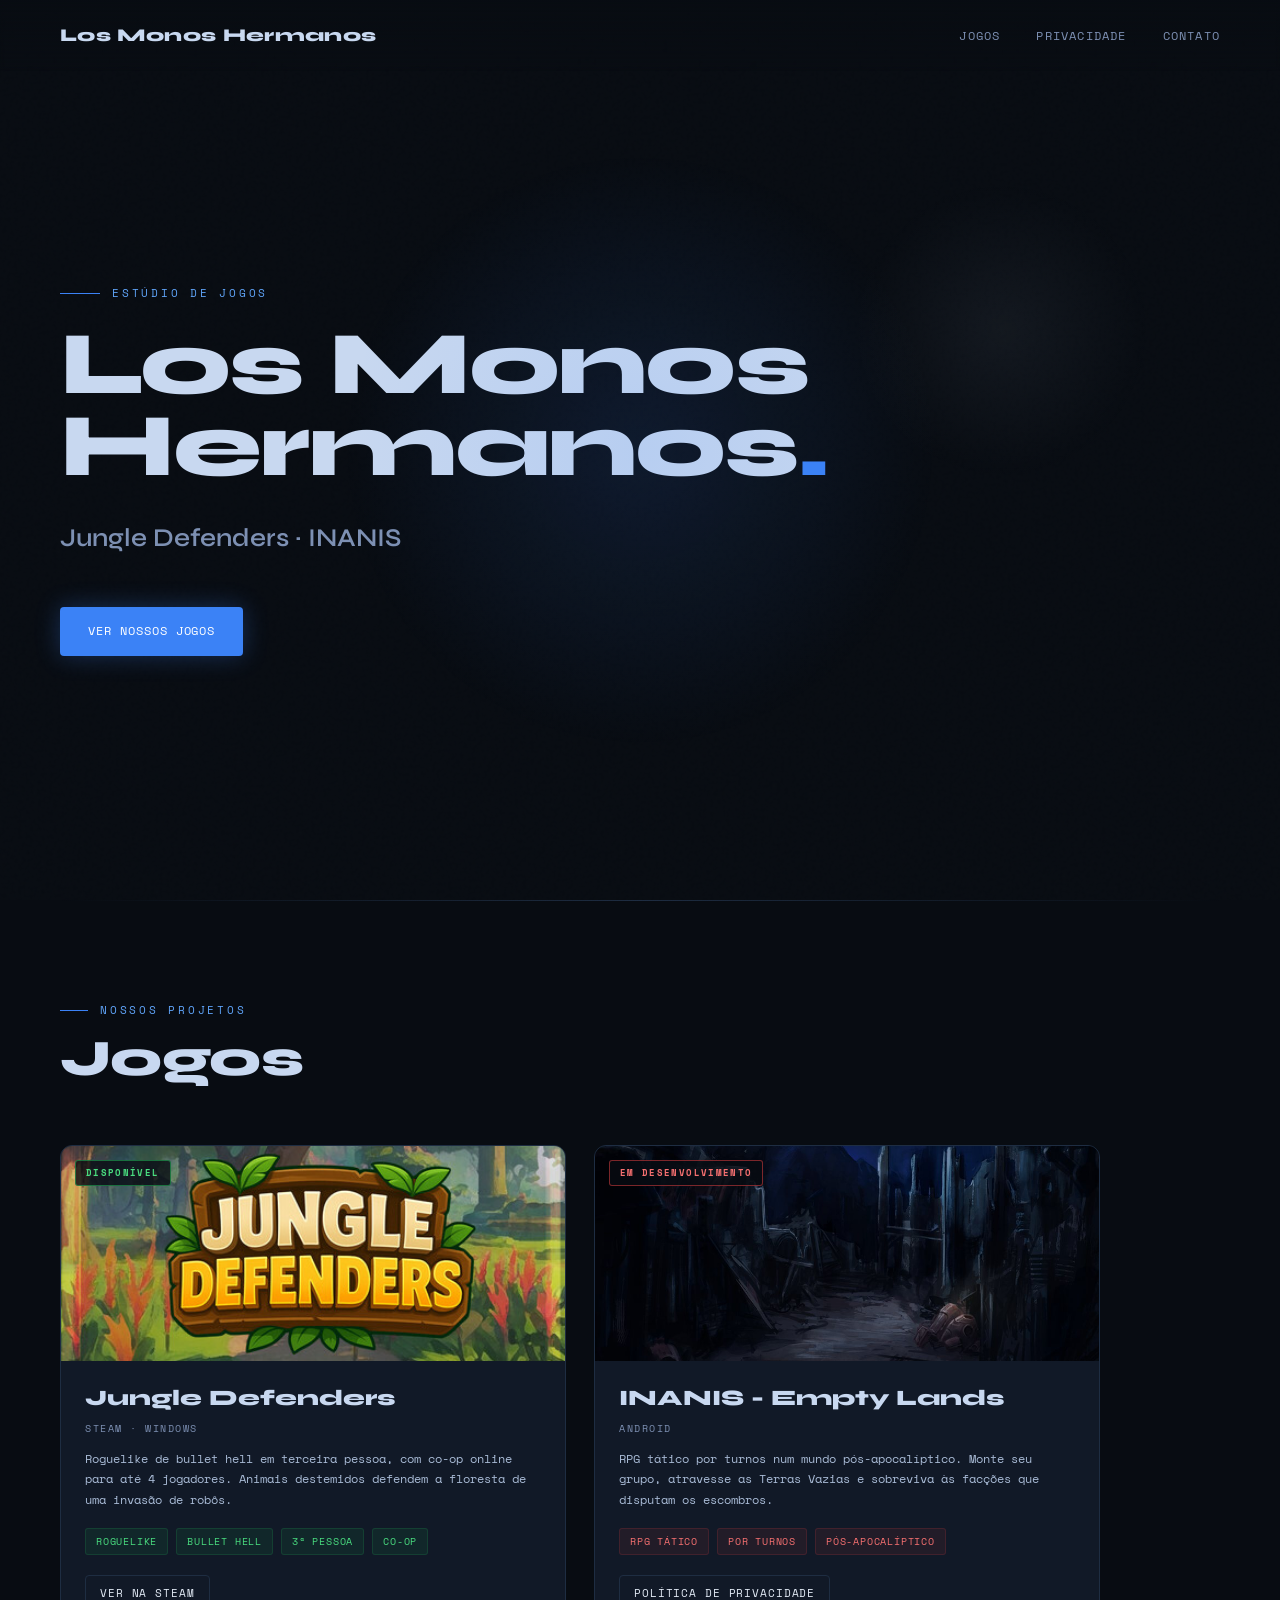
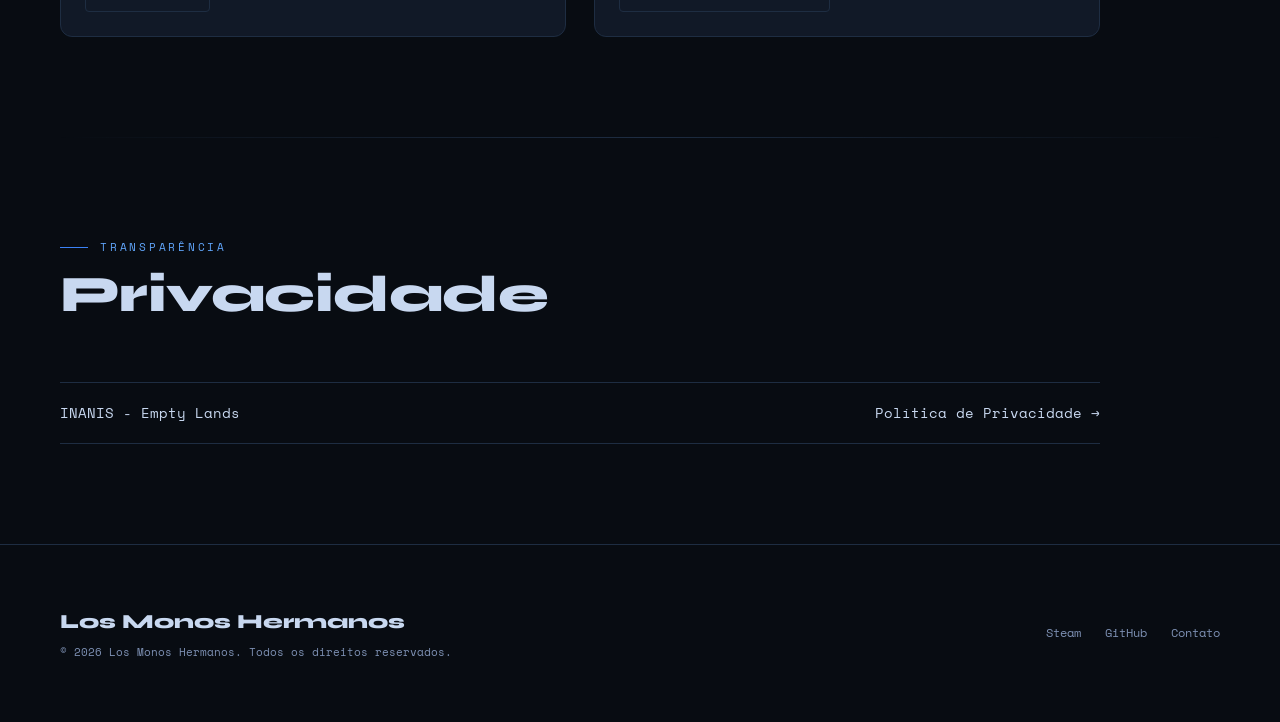
<file: index.html>
<!DOCTYPE html>
<html lang="pt-BR">
<head>
<meta charset="UTF-8">
<meta name="viewport" content="width=device-width, initial-scale=1.0">
<title>Los Monos Hermanos</title>
<meta name="description" content="Estúdio de jogos Los Monos Hermanos: Jungle Defenders e INANIS - Empty Lands.">
<link rel="preconnect" href="https://fonts.googleapis.com">
<link rel="preconnect" href="https://fonts.gstatic.com" crossorigin>
<link href="https://fonts.googleapis.com/css2?family=Syne:wght@400;600;700;800&family=Space+Mono:ital,wght@0,400;0,700;1,400&display=swap" rel="stylesheet">
<link rel="stylesheet" href="assets/style.css">
<script>document.documentElement.classList.add('js');</script>
</head>
<body>

<div class="stars" id="stars"></div>

<nav>
  <a class="nav-logo" href="#">Los Monos Hermanos</a>
  <ul class="nav-links">
    <li><a href="#jogos">Jogos</a></li>
    <li><a href="#privacidade">Privacidade</a></li>
    <li><a href="mailto:losmonoshermanosstudio@gmail.com">Contato</a></li>
  </ul>
</nav>

<section class="hero">
  <div class="hero-glow"></div>
  <div class="hero-glow2"></div>

  <p class="hero-eyebrow">Estúdio de jogos</p>
  <h1 class="hero-name">Los Monos<br>Hermanos<span class="accent-dot">.</span></h1>
  <p class="hero-title">Jungle Defenders · INANIS</p>
  <a href="#jogos" class="btn">Ver nossos jogos</a>
</section>

<div class="divider"></div>

<section id="jogos">
  <p class="section-label">Nossos projetos</p>
  <h2 class="section-title">Jogos</h2>

  <div class="games">

    <article class="game-card jungle reveal">
      <div class="badge">Disponível</div>
      <img class="game-banner" src="assets/jungle-defenders.jpg" alt="Capa de Jungle Defenders" width="460" height="215">
      <div class="game-body">
        <h3 class="game-name">Jungle Defenders</h3>
        <p class="game-platform">Steam · Windows</p>
        <p class="game-desc">Roguelike de bullet hell em terceira pessoa, com co-op online para até 4 jogadores. Animais destemidos defendem a floresta de uma invasão de robôs.</p>
        <div class="game-tags">
          <span class="tag">Roguelike</span>
          <span class="tag">Bullet Hell</span>
          <span class="tag">3ª pessoa</span>
          <span class="tag">Co-op</span>
        </div>
        <a class="game-link" href="https://store.steampowered.com/app/3758070/Jungle_Defenders/" target="_blank" rel="noopener">Ver na Steam</a>
      </div>
    </article>

    <article class="game-card inanis reveal reveal-delay-1">
      <div class="badge">Em desenvolvimento</div>
      <img class="game-banner" src="assets/inanis.jpg" alt="Ruínas de uma cidade à noite no mundo de INANIS" width="460" height="215">
      <div class="game-body">
        <h3 class="game-name">INANIS - Empty Lands</h3>
        <p class="game-platform">Android</p>
        <p class="game-desc">RPG tático por turnos num mundo pós-apocalíptico. Monte seu grupo, atravesse as Terras Vazias e sobreviva às facções que disputam os escombros.</p>
        <div class="game-tags">
          <span class="tag">RPG tático</span>
          <span class="tag">Por turnos</span>
          <span class="tag">Pós-apocalíptico</span>
        </div>
        <a class="game-link" href="inanis/privacidade/">Política de Privacidade</a>
      </div>
    </article>

  </div>
</section>

<div class="divider"></div>

<section id="privacidade">
  <p class="section-label">Transparência</p>
  <h2 class="section-title">Privacidade</h2>
  <ul class="policy-list">
    <li><a href="inanis/privacidade/"><span>INANIS - Empty Lands</span><span>Política de Privacidade →</span></a></li>
  </ul>
</section>

<footer>
  <div>
    <div class="footer-brand">Los Monos Hermanos</div>
    <div class="footer-copy">© 2026 Los Monos Hermanos. Todos os direitos reservados.</div>
  </div>
  <div class="footer-links">
    <a href="https://store.steampowered.com/app/3758070/Jungle_Defenders/" target="_blank" rel="noopener">Steam</a>
    <a href="https://github.com/Los-Monos-Hermanos" target="_blank" rel="noopener">GitHub</a>
    <a href="mailto:losmonoshermanosstudio@gmail.com">Contato</a>
  </div>
</footer>

<script src="assets/site.js"></script>
</body>
</html>
</file>
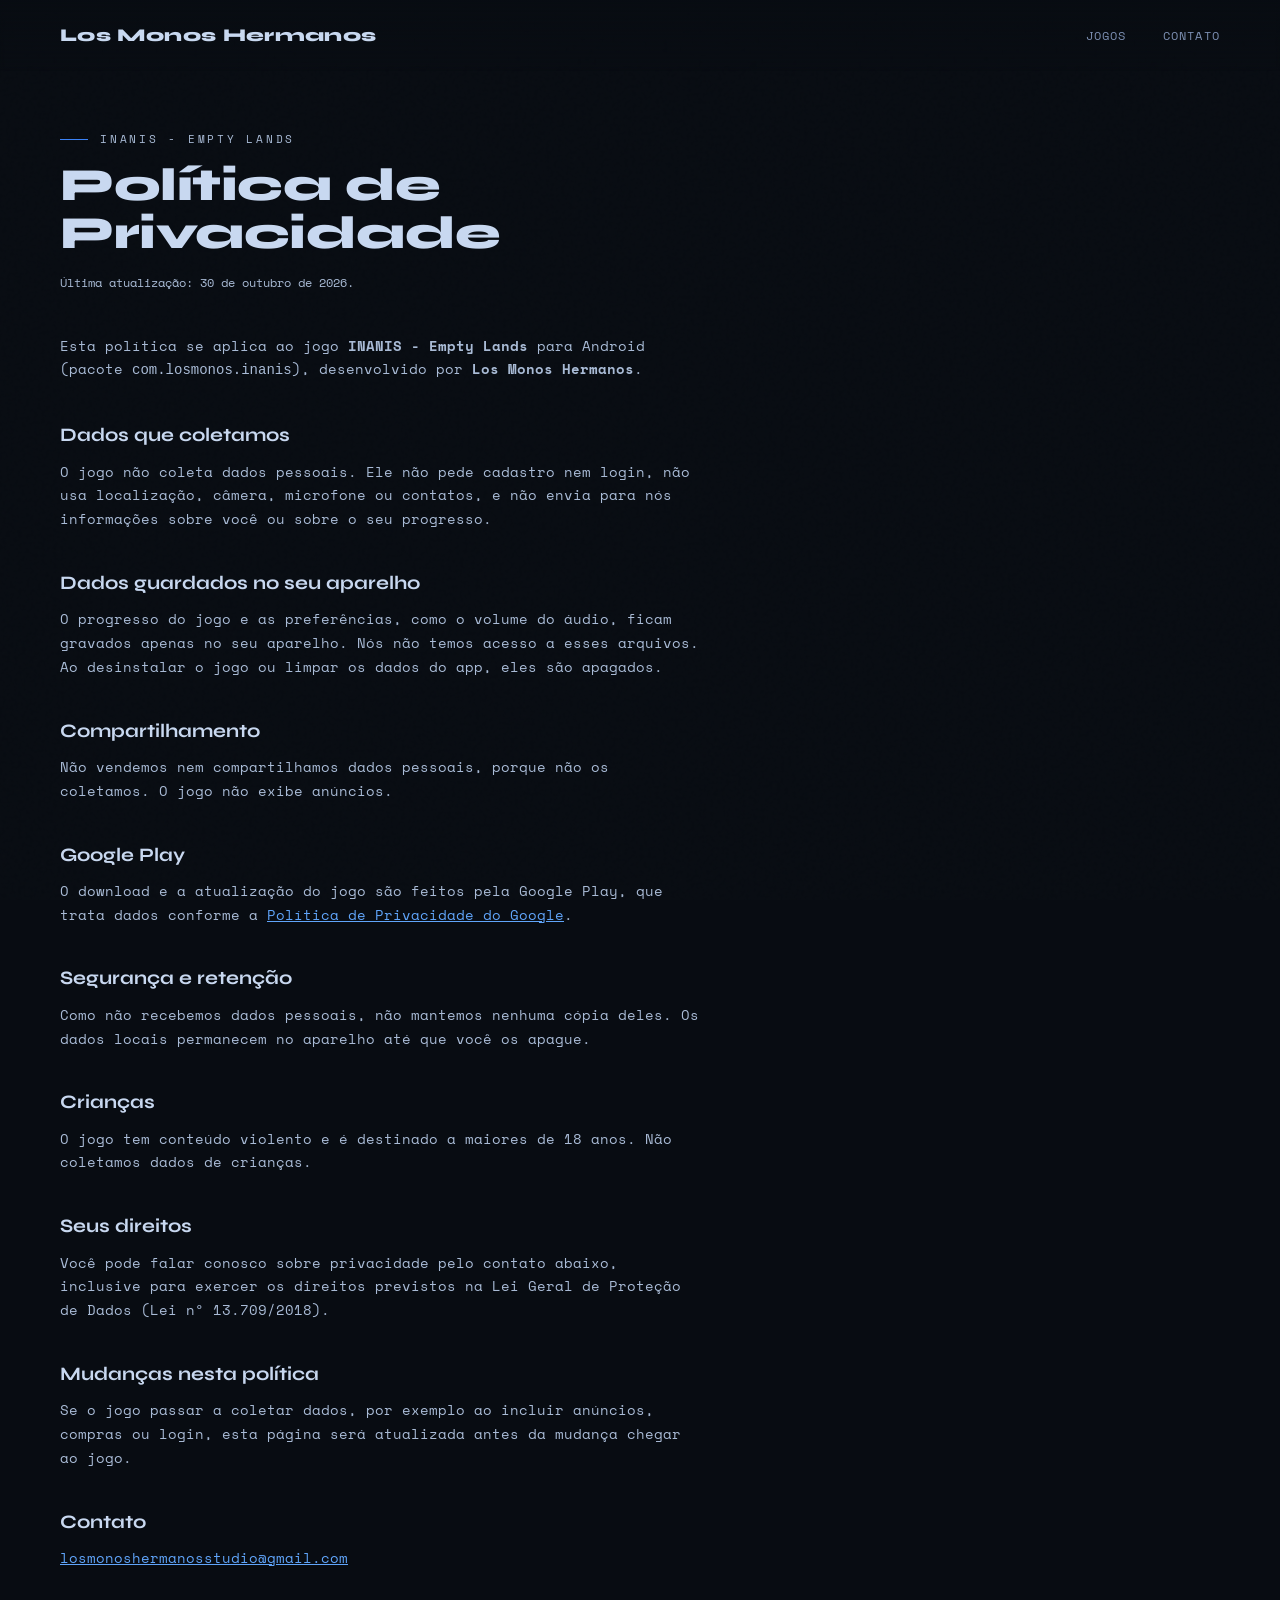
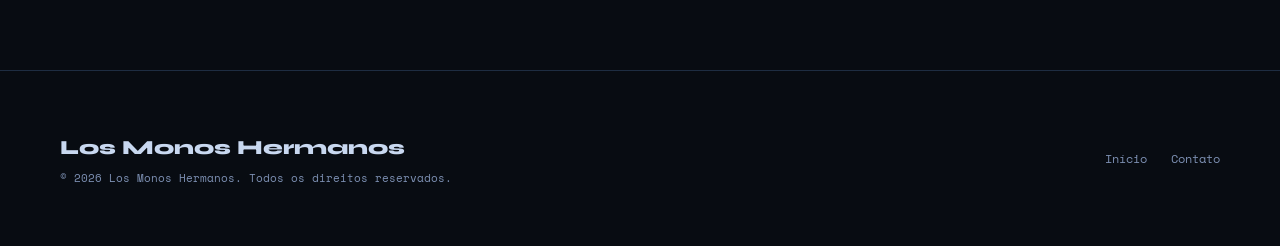
<file: inanis/privacidade/index.html>
<!DOCTYPE html>
<html lang="pt-BR">
<head>
<meta charset="UTF-8">
<meta name="viewport" content="width=device-width, initial-scale=1.0">
<title>Política de Privacidade — INANIS - Empty Lands</title>
<meta name="description" content="Política de Privacidade do jogo INANIS - Empty Lands, da Los Monos Hermanos.">
<link rel="preconnect" href="https://fonts.googleapis.com">
<link rel="preconnect" href="https://fonts.gstatic.com" crossorigin>
<link href="https://fonts.googleapis.com/css2?family=Syne:wght@400;600;700;800&family=Space+Mono:ital,wght@0,400;0,700;1,400&display=swap" rel="stylesheet">
<link rel="stylesheet" href="../../assets/style.css">
</head>
<body>

<div class="stars" id="stars"></div>

<nav>
  <a class="nav-logo" href="../../">Los Monos Hermanos</a>
  <ul class="nav-links">
    <li><a href="../../#jogos">Jogos</a></li>
    <li><a href="mailto:losmonoshermanosstudio@gmail.com">Contato</a></li>
  </ul>
</nav>

<section class="policy">
  <p class="section-label">INANIS - Empty Lands</p>
  <h1 class="section-title">Política de Privacidade</h1>
  <p class="policy-date">Última atualização: 30 de outubro de 2026.</p>

  <p>Esta política se aplica ao jogo <strong>INANIS - Empty Lands</strong> para Android (pacote <code>com.losmonos.inanis</code>), desenvolvido por <strong>Los Monos Hermanos</strong>.</p>

  <h2>Dados que coletamos</h2>
  <p>O jogo não coleta dados pessoais. Ele não pede cadastro nem login, não usa localização, câmera, microfone ou contatos, e não envia para nós informações sobre você ou sobre o seu progresso.</p>

  <h2>Dados guardados no seu aparelho</h2>
  <p>O progresso do jogo e as preferências, como o volume do áudio, ficam gravados apenas no seu aparelho. Nós não temos acesso a esses arquivos. Ao desinstalar o jogo ou limpar os dados do app, eles são apagados.</p>

  <h2>Compartilhamento</h2>
  <p>Não vendemos nem compartilhamos dados pessoais, porque não os coletamos. O jogo não exibe anúncios.</p>

  <h2>Google Play</h2>
  <p>O download e a atualização do jogo são feitos pela Google Play, que trata dados conforme a <a href="https://policies.google.com/privacy">Política de Privacidade do Google</a>.</p>

  <h2>Segurança e retenção</h2>
  <p>Como não recebemos dados pessoais, não mantemos nenhuma cópia deles. Os dados locais permanecem no aparelho até que você os apague.</p>

  <h2>Crianças</h2>
  <p>O jogo tem conteúdo violento e é destinado a maiores de 18 anos. Não coletamos dados de crianças.</p>

  <h2>Seus direitos</h2>
  <p>Você pode falar conosco sobre privacidade pelo contato abaixo, inclusive para exercer os direitos previstos na Lei Geral de Proteção de Dados (Lei nº 13.709/2018).</p>

  <h2>Mudanças nesta política</h2>
  <p>Se o jogo passar a coletar dados, por exemplo ao incluir anúncios, compras ou login, esta página será atualizada antes da mudança chegar ao jogo.</p>

  <h2>Contato</h2>
  <p><a href="mailto:losmonoshermanosstudio@gmail.com">losmonoshermanosstudio@gmail.com</a></p>
</section>

<footer>
  <div>
    <div class="footer-brand">Los Monos Hermanos</div>
    <div class="footer-copy">© 2026 Los Monos Hermanos. Todos os direitos reservados.</div>
  </div>
  <div class="footer-links">
    <a href="../../">Início</a>
    <a href="mailto:losmonoshermanosstudio@gmail.com">Contato</a>
  </div>
</footer>

<script>
  const starsEl = document.getElementById('stars');
  for (let i = 0; i < 80; i++) {
    const s = document.createElement('span');
    const size = Math.random() * 2 + 0.5;
    s.style.cssText = `width:${size}px;height:${size}px;top:${Math.random() * 100}%;left:${Math.random() * 100}%;--d:${3 + Math.random() * 5}s;--delay:${Math.random() * 6}s;--op:${0.2 + Math.random() * 0.4};`;
    starsEl.appendChild(s);
  }
</script>
</body>
</html>
</file>
<file: assets/style.css>
:root {
  --bg: #080c12;
  --surface: #111927;
  --border: #1e2d42;
  --accent: #3b82f6;
  --accent2: #60a5fa;
  --moon: #c8d8f0;
  --text: #e2eaf5;
  --body: #a9bbd6;
  --muted: #7d90b3;
  --jungle: #22c55e;
  --inanis: #ef4444;
}

*, *::before, *::after { box-sizing: border-box; margin: 0; padding: 0; }

html { scroll-behavior: smooth; }

body {
  background: var(--bg);
  color: var(--text);
  font-family: 'Space Mono', monospace;
  font-size: 14px;
  line-height: 1.7;
  overflow-x: hidden;
}

body::before {
  content: '';
  position: fixed;
  inset: 0;
  background-image: url("data:image/svg+xml,%3Csvg viewBox='0 0 256 256' xmlns='http://www.w3.org/2000/svg'%3E%3Cfilter id='noise'%3E%3CfeTurbulence type='fractalNoise' baseFrequency='0.9' numOctaves='4' stitchTiles='stitch'/%3E%3C/filter%3E%3Crect width='100%25' height='100%25' filter='url(%23noise)' opacity='0.04'/%3E%3C/svg%3E");
  pointer-events: none;
  z-index: 0;
  opacity: .4;
}

.stars {
  position: fixed;
  inset: 0;
  pointer-events: none;
  z-index: 0;
  overflow: hidden;
}
.stars span {
  position: absolute;
  background: var(--moon);
  border-radius: 50%;
  animation: twinkle var(--d, 4s) var(--delay, 0s) infinite alternate ease-in-out;
  opacity: 0;
}
@keyframes twinkle {
  0% { opacity: 0; transform: scale(1); }
  100% { opacity: var(--op, .7); transform: scale(1.4); }
}

nav {
  position: fixed;
  top: 0; left: 0; right: 0;
  z-index: 100;
  display: flex;
  align-items: center;
  justify-content: space-between;
  padding: 20px 60px;
  background: linear-gradient(to bottom, rgba(8,12,18,.95), transparent);
  backdrop-filter: blur(2px);
}
.nav-logo {
  font-family: 'Syne', sans-serif;
  font-weight: 800;
  font-size: 18px;
  color: var(--moon);
  letter-spacing: 0.02em;
  text-decoration: none;
}
.nav-links {
  display: flex;
  gap: 36px;
  list-style: none;
}
.nav-links a {
  color: var(--muted);
  text-decoration: none;
  font-size: 12px;
  letter-spacing: 0.1em;
  text-transform: uppercase;
  transition: color .2s;
}
.nav-links a:hover { color: var(--accent2); }

.hero {
  position: relative;
  z-index: 1;
  min-height: 100vh;
  display: flex;
  flex-direction: column;
  justify-content: center;
  padding: 120px 60px 80px;
  overflow: hidden;
}
.hero-glow {
  position: absolute;
  width: 600px; height: 600px;
  border-radius: 50%;
  background: radial-gradient(circle, rgba(59,130,246,.12) 0%, transparent 70%);
  top: 50%; left: 50%;
  transform: translate(-50%, -50%);
  pointer-events: none;
}
.hero-glow2 {
  position: absolute;
  width: 300px; height: 300px;
  border-radius: 50%;
  background: radial-gradient(circle, rgba(200,216,240,.06) 0%, transparent 70%);
  top: 20%; right: 10%;
  pointer-events: none;
}
.hero-eyebrow, .section-label {
  font-size: 11px;
  letter-spacing: 0.25em;
  text-transform: uppercase;
  color: var(--accent2);
  display: flex;
  align-items: center;
  gap: 12px;
}
.hero-eyebrow { margin-bottom: 20px; }
.section-label { margin-bottom: 12px; }
.hero-eyebrow::before, .section-label::before {
  content: '';
  display: block;
  width: 40px; height: 1px;
  background: var(--accent);
}
.section-label::before { width: 28px; }
.hero-name {
  font-family: 'Syne', sans-serif;
  font-weight: 800;
  font-size: clamp(52px, 7vw, 110px);
  line-height: 0.92;
  color: var(--moon);
  letter-spacing: -0.02em;
  margin-bottom: 28px;
}
.accent-dot { color: var(--accent); }
.hero-title {
  font-family: 'Syne', sans-serif;
  font-size: clamp(18px, 2vw, 26px);
  font-weight: 600;
  color: var(--muted);
  margin-bottom: 48px;
}
.btn {
  display: inline-flex;
  align-items: center;
  padding: 14px 28px;
  border-radius: 4px;
  font-size: 12px;
  letter-spacing: 0.08em;
  text-transform: uppercase;
  text-decoration: none;
  transition: all .25s;
  align-self: flex-start;
  background: var(--accent);
  color: #fff;
  box-shadow: 0 0 24px rgba(59,130,246,.3);
}
.btn:hover {
  background: var(--accent2);
  box-shadow: 0 0 36px rgba(59,130,246,.5);
  transform: translateY(-2px);
}

section {
  position: relative;
  z-index: 1;
  padding: 100px 60px;
}
.section-title {
  font-family: 'Syne', sans-serif;
  font-weight: 800;
  font-size: clamp(32px, 4vw, 56px);
  line-height: 1.05;
  color: var(--moon);
  margin-bottom: 60px;
  letter-spacing: -0.01em;
}
.divider {
  height: 1px;
  background: linear-gradient(to right, transparent, var(--border), transparent);
  margin: 0 60px;
  width: calc(100% - 120px);
  position: relative;
  z-index: 1;
}

.games {
  display: grid;
  grid-template-columns: 1fr 1fr;
  gap: 28px;
  max-width: 1040px;
}
.game-card {
  position: relative;
  border-radius: 12px;
  overflow: hidden;
  background: var(--surface);
  border: 1px solid var(--border);
  display: flex;
  flex-direction: column;
  transition: transform .35s, border-color .35s, box-shadow .35s;
}
.game-card:hover { transform: translateY(-6px); }
.game-card.jungle:hover { border-color: var(--jungle); box-shadow: 0 20px 60px rgba(0,0,0,.5), 0 0 30px rgba(34,197,94,.15); }
.game-card.inanis:hover { border-color: var(--inanis); box-shadow: 0 20px 60px rgba(0,0,0,.5), 0 0 30px rgba(239,68,68,.15); }
.game-banner {
  width: 100%;
  aspect-ratio: 460 / 215;
  object-fit: cover;
  display: block;
}
.badge {
  position: absolute;
  top: 14px;
  left: 14px;
  padding: 4px 10px;
  border-radius: 3px;
  font-size: 9px;
  font-weight: 700;
  letter-spacing: 0.15em;
  text-transform: uppercase;
  background: rgba(8,12,18,.8);
}
.jungle .badge { color: #4ade80; border: 1px solid rgba(34,197,94,.5); }
.inanis .badge { color: #f87171; border: 1px solid rgba(239,68,68,.5); }
.game-body {
  padding: 24px;
  display: flex;
  flex-direction: column;
  flex: 1;
}
.game-name {
  font-family: 'Syne', sans-serif;
  font-size: 22px;
  font-weight: 800;
  line-height: 1.2;
  color: var(--moon);
  margin-bottom: 8px;
}
.game-platform {
  font-size: 10px;
  letter-spacing: 0.15em;
  text-transform: uppercase;
  color: var(--muted);
  margin-bottom: 12px;
}
.game-desc {
  font-size: 12px;
  color: var(--body);
  margin-bottom: 18px;
}
.game-tags {
  display: flex;
  flex-wrap: wrap;
  gap: 8px;
  margin-bottom: 20px;
}
.tag {
  padding: 4px 10px;
  border-radius: 3px;
  font-size: 10px;
  letter-spacing: 0.08em;
  text-transform: uppercase;
}
.jungle .tag { background: rgba(34,197,94,.08); color: #4ade80; border: 1px solid rgba(34,197,94,.15); }
.inanis .tag { background: rgba(239,68,68,.08); color: #f87171; border: 1px solid rgba(239,68,68,.15); }
.game-link {
  margin-top: auto;
  align-self: flex-start;
  display: inline-flex;
  align-items: center;
  gap: 8px;
  font-size: 11px;
  letter-spacing: 0.08em;
  text-transform: uppercase;
  color: var(--text);
  text-decoration: none;
  border: 1px solid var(--border);
  padding: 8px 14px;
  border-radius: 4px;
  transition: color .2s, border-color .2s;
}
.jungle .game-link:hover { color: #4ade80; border-color: var(--jungle); }
.inanis .game-link:hover { color: #f87171; border-color: var(--inanis); }

.policy-list { list-style: none; max-width: 1040px; }
.policy-list a {
  display: flex;
  justify-content: space-between;
  gap: 16px;
  padding: 18px 0;
  border-top: 1px solid var(--border);
  border-bottom: 1px solid var(--border);
  color: var(--moon);
  text-decoration: none;
  transition: color .2s;
}
.policy-list a:hover { color: var(--accent2); }

.policy { max-width: 760px; padding-top: 130px; }
.policy .section-title { font-size: clamp(30px, 4vw, 46px); margin-bottom: 16px; }
.policy-date { color: var(--muted); font-size: 12px; margin-bottom: 40px; }
.policy h2 {
  font-family: 'Syne', sans-serif;
  font-size: 19px;
  color: var(--moon);
  margin: 36px 0 8px;
}
.policy p { color: var(--body); }
.policy a { color: var(--accent2); }

footer {
  position: relative;
  z-index: 1;
  padding: 60px;
  border-top: 1px solid var(--border);
  display: flex;
  align-items: center;
  justify-content: space-between;
  flex-wrap: wrap;
  gap: 20px;
}
.footer-brand {
  font-family: 'Syne', sans-serif;
  font-size: 20px;
  font-weight: 800;
  color: var(--moon);
}
.footer-copy { font-size: 11px; color: var(--muted); margin-top: 4px; }
.footer-links { display: flex; flex-wrap: wrap; gap: 24px; }
.footer-links a {
  color: var(--muted);
  text-decoration: none;
  font-size: 12px;
  transition: color .2s;
  display: flex;
  align-items: center;
  gap: 6px;
}
.footer-links a:hover { color: var(--accent2); }

.js .reveal {
  opacity: 0;
  transform: translateY(30px);
  transition: opacity .7s cubic-bezier(.4,0,.2,1), transform .7s cubic-bezier(.4,0,.2,1);
}
.js .reveal.visible { opacity: 1; transform: none; }
.js .game-card.reveal.visible:hover { transform: translateY(-6px); }
.reveal-delay-1 { transition-delay: .1s; }

@media (max-width: 900px) {
  nav { padding: 20px 16px; }
  .hero { padding: 120px 16px 60px; }
  section { padding: 60px 16px; }
  .divider { margin: 0 16px; width: calc(100% - 32px); }
  .games { grid-template-columns: 1fr; }
  footer { padding: 40px 16px; flex-direction: column; align-items: flex-start; }
  .nav-links { display: none; }
  .hero-name { font-size: 10.4vw; }
  .policy { padding-top: 110px; }
}

@media (prefers-reduced-motion: reduce) {
  html { scroll-behavior: auto; }
  .stars span { animation: none; opacity: .4; }
  .js .reveal, .game-card, .btn { transition: none; transform: none; opacity: 1; }
}
</file>
